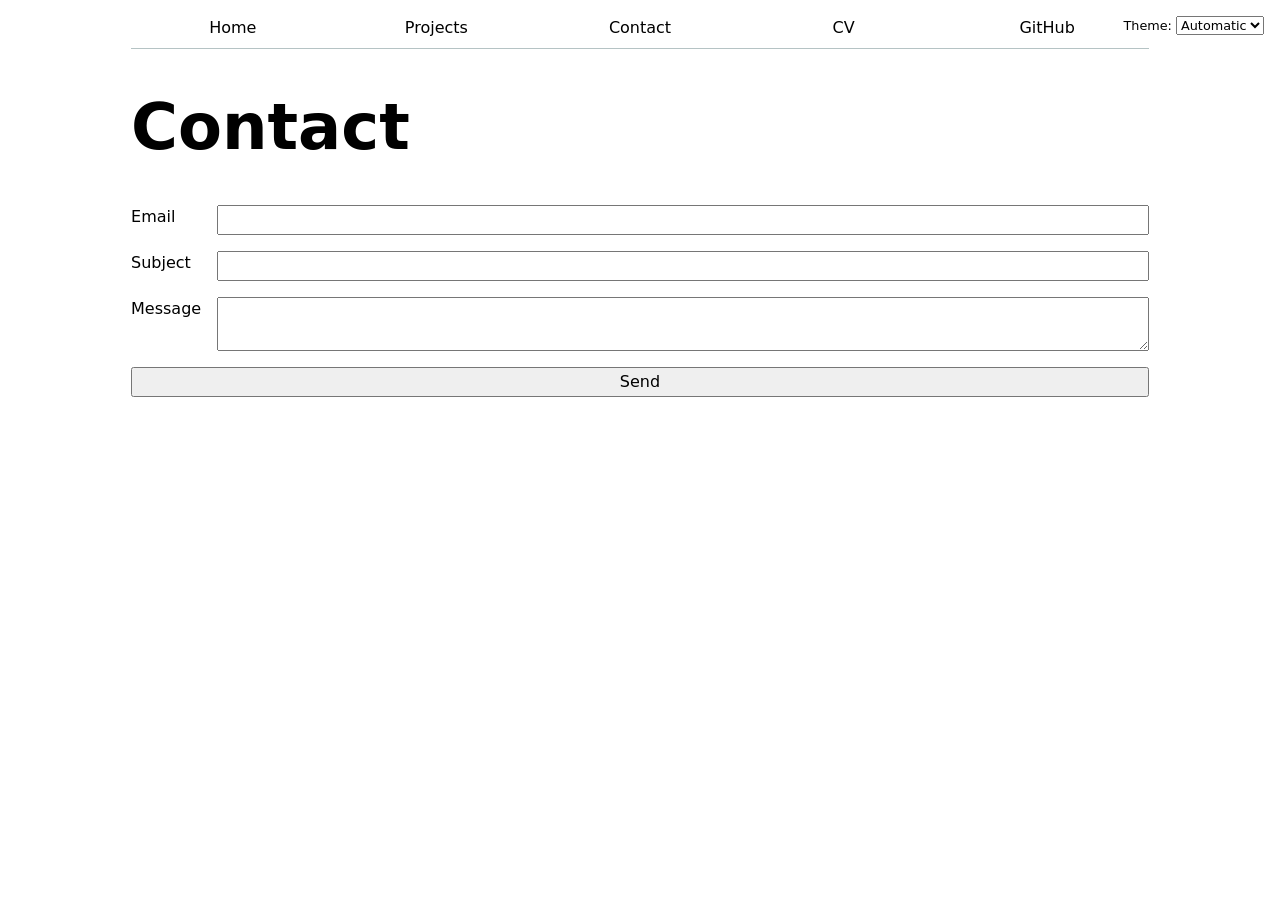
<file: contact/index.html>
<!DOCTYPE html>
<html lang="en">
<head>
    <meta charset="UTF-8">
    <meta name="viewport" content="width=device-width, initial-scale=1.0">
    <title>Contact - Dylan Craver</title>
    <link rel="stylesheet" href="../style.css">
    <script type="module" src="../global.js"></script>
</head>
<body>
<h1>Contact</h1>
    <form action="mailto:dcraver@ucsd.edu" method="POST" enctype="text/plain">
        <label>Email
            <input type="email" name="email">
        </label>
        <label>Subject
            <input name="subject">
        </label>
        <label>Message
            <textarea name="body"></textarea>
        </label>
        <button>Send</button>
    </form>
</body>
</html>
</file>
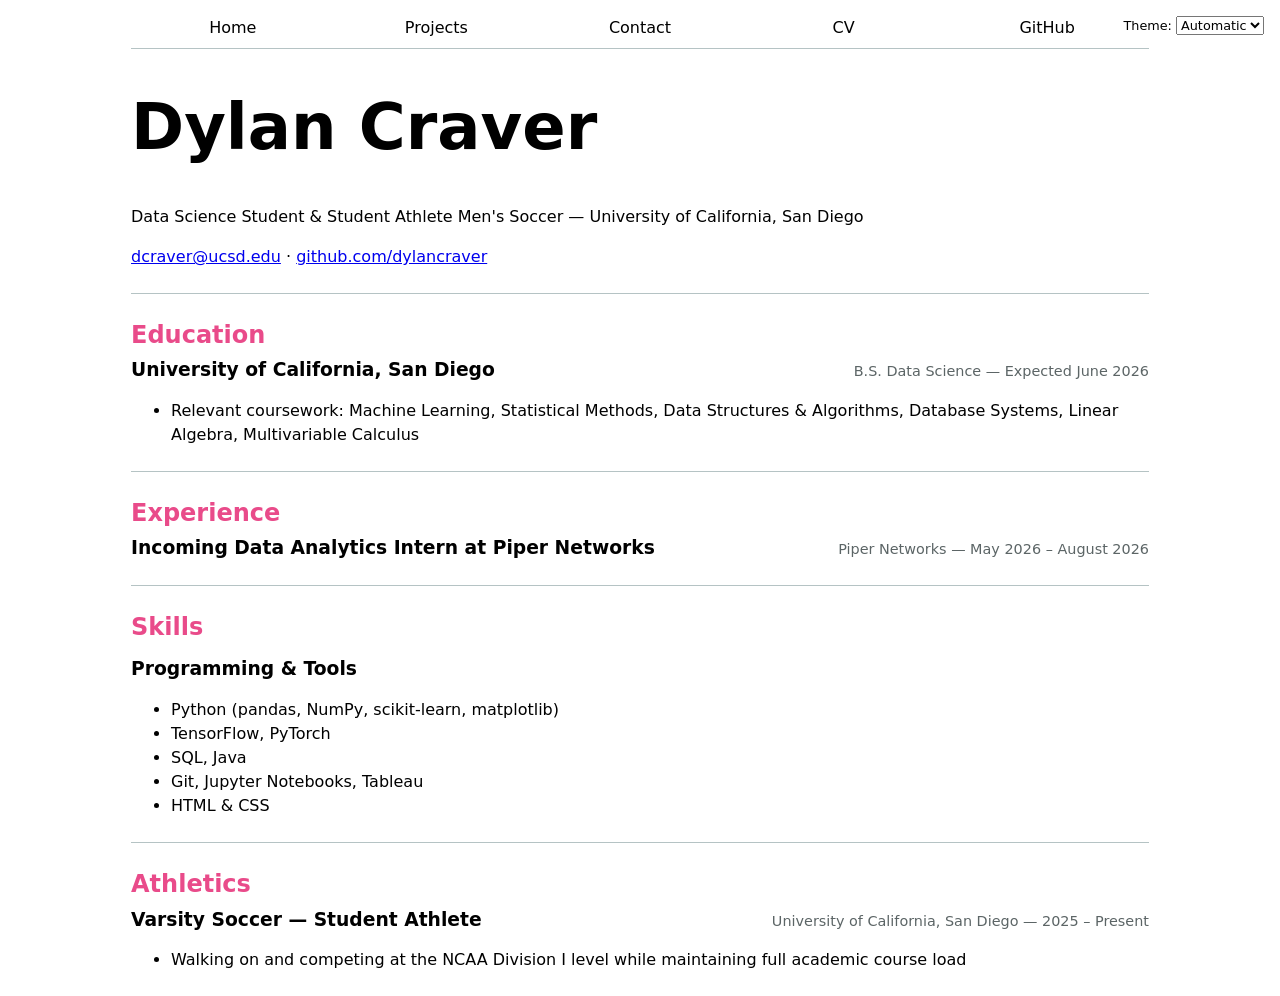
<file: cv/index.html>
<!DOCTYPE html>
<html lang="en">
<head>
    <meta charset="UTF-8">
    <meta name="viewport" content="width=device-width, initial-scale=1.0">
    <title>CV - Dylan Craver</title>
    <link rel="stylesheet" href="../style.css">
    <script type="module" src="../global.js"></script>
</head>
<body class="cv">

<h1>Dylan Craver</h1>
    <p>Data Science Student &amp; Student Athlete Men's Soccer &mdash; University of California, San Diego</p>
    <p>
        <a href="mailto:dcraver@ucsd.edu">dcraver@ucsd.edu</a> &middot;
        <a href="https://github.com/dcraver2005" target="_blank">github.com/dylancraver</a>
    </p>

    <section>
        <h2>Education</h2>
        <article>
            <header>
                <h3>University of California, San Diego</h3>
                <p>B.S. Data Science &mdash; <time datetime="2026-06">Expected June 2026</time></p>
            </header>
            <ul>
                <li>Relevant coursework: Machine Learning, Statistical Methods, Data Structures &amp; Algorithms, Database Systems, Linear Algebra, Multivariable Calculus</li>
            </ul>
        </article>
    </section>

    <section>
        <h2>Experience</h2>
        <article>
            <header>
                <h3>Incoming Data Analytics Intern at Piper Networks</h3>
                <p>Piper Networks &mdash; <time datetime="2026-05">May 2026</time> &ndash; <time datetime="2026-08">August 2026</time></p>
            </header>
        </article>
    </section>

    <section>
        <h2>Skills</h2>
        <article>
            <h3>Programming &amp; Tools</h3>
            <ul>
                <li>Python (pandas, NumPy, scikit-learn, matplotlib)</li>
                <li>TensorFlow, PyTorch</li>
                <li>SQL, Java</li>
                <li>Git, Jupyter Notebooks, Tableau</li>
                <li>HTML &amp; CSS</li>
            </ul>
        </article>
    </section>

    <section>
        <h2>Athletics</h2>
        <article>
            <header>
                <h3>Varsity Soccer &mdash; Student Athlete</h3>
                <p>University of California, San Diego &mdash; <time datetime="2023">2025</time> &ndash; Present</p>
            </header>
            <ul>
                <li>Walking on and competing at the NCAA Division I level while maintaining full academic course load</li>
            </ul>
        </article>
    </section>
</body>
</html>
</file>
<file: style.css>
:root {
  --color-accent: oklch(65% 50% 0);
}

html {
  accent-color: var(--color-accent);
  color-scheme: light dark;
}

body {
  /* Set line height to 1.5 times the font size
       and use the OS's UI font as the website font
     */
  font: 100%/1.5 system-ui;
  max-width: 100ch;
  margin-inline: max(1em, (100% - 100ch) / 2);
}

nav {
  --border-color: oklch(50% 10% 200 / 40%);
  display: flex;
  margin-bottom: 1em;
  border-bottom: 1px solid var(--border-color);
}

nav a {
  flex: 1;
  text-decoration: none;
  color: inherit;
  text-align: center;
  padding: 0.5em;
}

nav a.current {
  border-bottom: 0.4em solid var(--border-color);
  padding-bottom: 0.1em;
}

nav a:hover {
  border-bottom: 0.4em solid var(--color-accent);
  padding-bottom: 0.1em;
  background-color: color-mix(in oklch, var(--color-accent), canvas 85%);
}

/* Step 3: Contact form */
input, textarea, button, select {
  font: inherit;
}

.color-scheme {
  position: absolute;
  top: 1rem;
  right: 1rem;
  font-size: 80%;
}

form {
  display: grid;
  grid-template-columns: auto 1fr;
  gap: 1em;
}

form label {
  display: grid;
  grid-template-columns: subgrid;
  grid-column: 1 / -1;
}

form button {
  grid-column: 1 / -1;
}

/* Step 4: Projects grid */
.projects {
  display: grid;
  grid-template-columns: repeat(auto-fill, minmax(15em, 1fr));
  gap: 1em;
  margin: 0;
  padding: 0;
  list-style: none;
}

.projects article {
  display: grid;
  grid-template-rows: subgrid;
  grid-row: span 3;
}

.projects article img {
  width: 100%;
  aspect-ratio: 16 / 9;
  object-fit: cover;
}

.projects h2 {
  margin: 0;
}

.project-year {
  font-family: Baskerville, serif;
  font-variant-numeric: oldstyle-nums;
  color: gray;
  margin: 0;
}

#projects-pie-plot {
  max-width: 20em;
  margin-block: 2em;
  overflow: visible;
}

/* Step 5.1: smooth hover fade on wedges */
#projects-pie-plot path {
  transition: 300ms;
  cursor: pointer;
}

#projects-pie-plot:has(path:hover) path:not(:hover) {
  opacity: 0.5;
}

/* Step 5.2: highlighted (selected) wedge + legend item */
.selected {
  --color: oklch(60% 45% 0) !important;
}

.selected:is(path) {
  fill: var(--color);
}

/* Step 2.3: side-by-side container */
.container {
  display: flex;
  align-items: center;
  gap: 2em;
}

/* Step 2.2: legend */
.legend {
  display: grid;
  grid-template-columns: repeat(auto-fill, minmax(9em, 1fr));
  list-style: none;
  padding: 1em;
  margin: 1em 0;
  border: 1px solid oklch(80% 3% 200);
  border-radius: 0.5em;
  flex: 1;
  gap: 0.75em;
}

.legend-item {
  display: flex;
  align-items: center;
  gap: 0.5em;
}

.swatch {
  display: inline-block;
  width: 1em;
  aspect-ratio: 1 / 1;
  background-color: var(--color);
  border-radius: 50%;
}

/* Step 4.1: search bar */
.searchBar {
  width: 100%;
  padding: 0.5em;
  margin-block: 1em;
  box-sizing: border-box;
}

/* Step 4.4: Heading scale and defaults */
h1 {
  font-size: 400%;
}

h1, h2, h3, h4, h5, h6 {
  line-height: 1.1;
  text-wrap: balance;
}

/* Step 5: CV styling */
.cv section {
  border-top: 1px solid oklch(50% 10% 200 / 40%);
  margin-block: 1.5em;
  padding-top: 0.5em;
}

.cv section h2 {
  color: var(--color-accent);
  margin-bottom: 0.5em;
}

.cv article {
  margin-bottom: 1em;
}

.cv article header {
  display: flex;
  justify-content: space-between;
  align-items: baseline;
  flex-wrap: wrap;
  gap: 0.25em;
}

.cv article header h3 {
  margin: 0;
}

.cv article header p {
  margin: 0;
  color: oklch(50% 3% 200);
  font-size: 0.9em;
}
</file>
